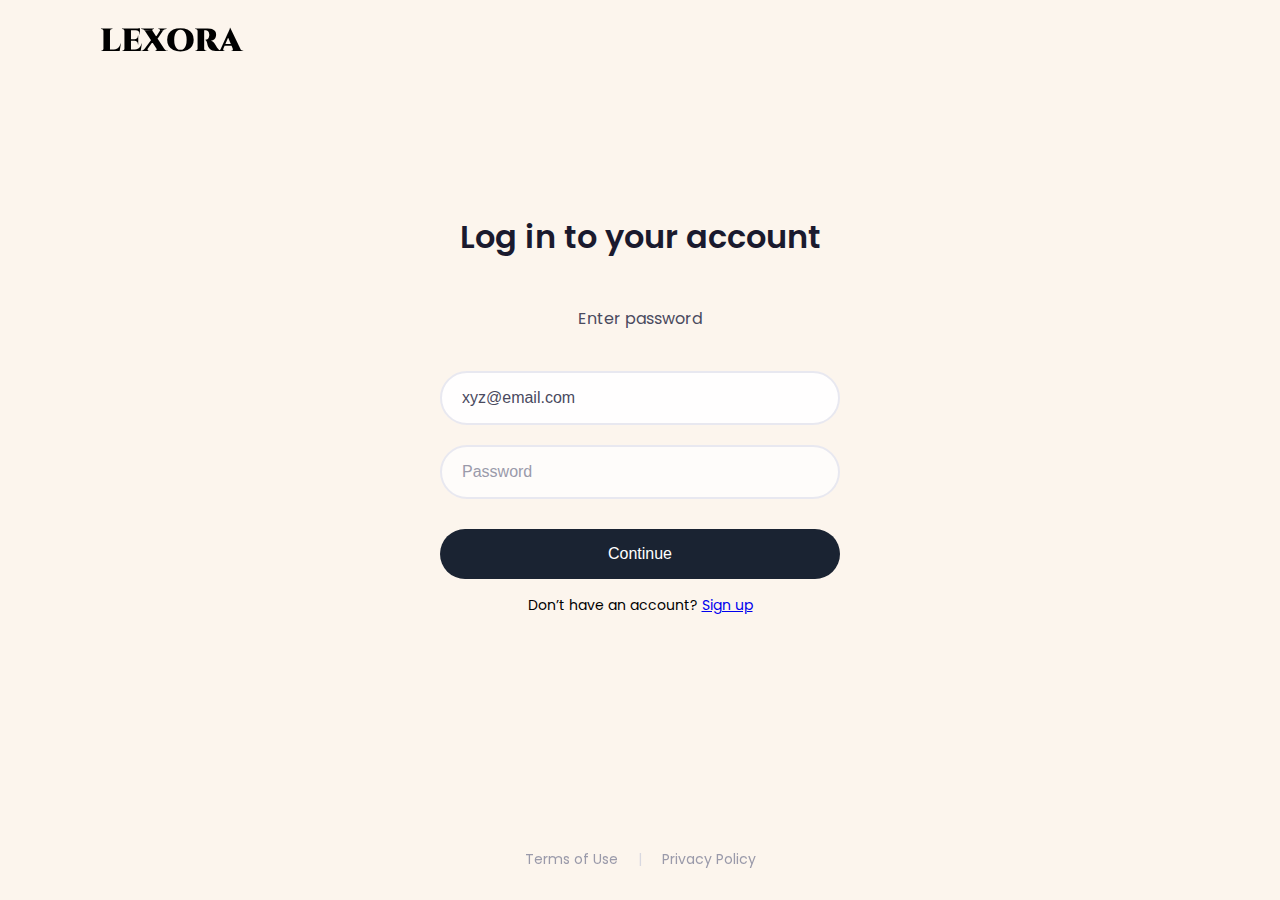
<file: src/static/login.html>
<!DOCTYPE html>
<html lang="en">
<head>
    <meta charset="UTF-8">
    <meta name="viewport" content="width=device-width, initial-scale=1.0">
    <link href="https://fonts.googleapis.com/css2?family=Poppins:wght@400;500;600;700&display=swap" rel="stylesheet">
    <link href="https://fonts.googleapis.com/css2?family=Cinzel:wght@400;600;700&display=swap" rel="stylesheet">



    <title>Lexora - Login</title>
    <link rel="stylesheet" href="login_styles.css">
</head>
<body>

    <header>
        <nav class="head_container">
            <div>
                <a href="index.html"><strong>LEXORA</strong></a>
            </div>
        </nav>
    </header>
    <div class="container">

        <h1>Log in to your account</h1>

        <p class="subtitle">Enter password</p>

        <form class="form-container">
            <div class="input-group">
                <input
                    type="email"
                    placeholder="xyz@email.com"
                    value="xyz@email.com"
                    required
                >
            </div>

            <div class="input-group">
                <input
                    type="password"
                    placeholder="Password"
                    required
                >
            </div>

            <button type="submit" class="continue-btn">Continue</button>
        </form>
        <div class="no-acc">Don’t have an account? <a href="signup.html">Sign up</a></div>
    </div>

    <div class="footer-links">
        <a href="#">Terms of Use</a>
        <span>|</span>
        <a href="#">Privacy Policy</a>
    </div>
</body>
</html>
</file>
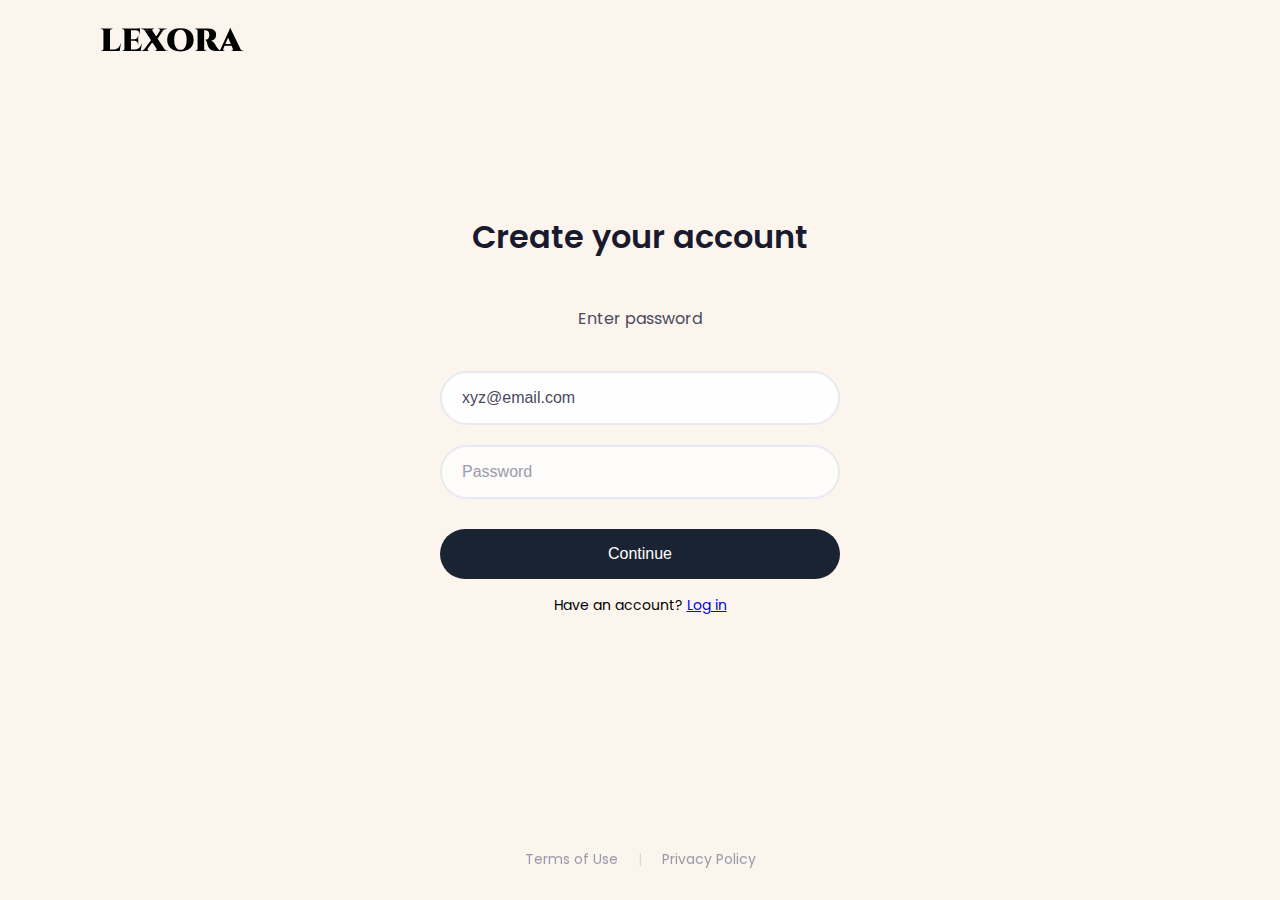
<file: src/static/signup.html>
<!DOCTYPE html>
<html lang="en">
<head>
    <meta charset="UTF-8">
    <meta name="viewport" content="width=device-width, initial-scale=1.0">
    <link href="https://fonts.googleapis.com/css2?family=Poppins:wght@400;500;600;700&display=swap" rel="stylesheet">
    <link href="https://fonts.googleapis.com/css2?family=Cinzel:wght@400;600;700&display=swap" rel="stylesheet">



    <title>Lexora - Login</title>
    <link rel="stylesheet" href="signup_styles.css">
</head>
<body>

    <header>
        <nav class="head_container">
            <div>
                <a href="index.html"><strong>LEXORA</strong></a>
            </div>
        </nav>
    </header>
    <div class="container">

        <h1>Create your account</h1>

        <p class="subtitle">Enter password</p>

        <form class="form-container">
            <div class="input-group">
                <input
                    type="email"
                    placeholder="xyz@email.com"
                    value="xyz@email.com"
                    required
                >
            </div>

            <div class="input-group">
                <input
                    type="password"
                    placeholder="Password"
                    required
                >
            </div>

            <button type="submit" class="continue-btn">Continue</button>
        </form>
        <div class="have-acc">Have an account? <a href="login.html">Log in</a></div>
    </div>

    <div class="footer-links">
        <a href="#">Terms of Use</a>
        <span>|</span>
        <a href="#">Privacy Policy</a>
    </div>
</body>
</html>
</file>
<file: src/static/login_styles.css>
/* Reset and Base Styles */
* {
    margin: 0;
    padding: 0;
    box-sizing: border-box;
}
.head_container a {
    text-decoration: none;
    color: inherit;
}
.head_container{
      font-family: 'Cinzel', serif;
      font-size: 32px;
      font-weight: 600;
      position: fixed;
      top: 0;
      left: 0;
      width: 100%;
      backdrop-filter: blur(10px); /* elegant glass effect */
      z-index: 1000;
      padding: 20px 0px 0px 100px;

      transition: all 0.3s ease-in-out;
      background: transparent;
}

body {
    font-family: -apple-system, BlinkMacSystemFont, 'Poppins', Roboto, Oxygen, Ubuntu, Cantarell, sans-serif;
    background: #FCF5ED;
    min-height: 100vh;
    display: flex;
    flex-direction: column;
    align-items: center;
    justify-content: center;
    padding: 20px;
}

/* Container */
.container {
    width: 100%;
    max-width: 400px;
    margin-bottom: 50px;
    text-align: center;
    animation: fadeIn 0.6s ease-out;
}

/* Logo */
.logo {
    font-size: 32px;
    font-weight: 600;
    letter-spacing: 2px;
    color: #1a1a2e;
    margin-bottom: 60px;
    text-transform: uppercase;
}

/* Heading */
h1 {
    font-size: 32px;
    font-weight: 600;
    color: #1a1a2e;
    margin-bottom: 50px;
    line-height: 1.2;
}

/* Subtitle */
.subtitle {
    font-size: 16px;
    color: #4a4a5e;
    margin-bottom: 40px;
}

/* Form Container */
.form-container {
    width: 100%;
}

/* Input Group */
.input-group {
    margin-bottom: 20px;
}

/* Input Fields */
input {
    width: 100%;
    padding: 16px 20px;
    border: 2px solid #e8e8f0;
    border-radius: 50px;
    font-size: 16px;
    background-color: rgba(255, 255, 255, 0.7);
    transition: all 0.3s ease;
    outline: none;
}

.no-acc {
    padding: 16px;
    font-size: 14px;

}

input::placeholder {
    color: #9a9aaa;
}

input:focus {
    border-color: #d8b8b8;
    background-color: rgba(255, 255, 255, 0.9);
}

input[type="email"] {
    background-color: rgba(255, 255, 255, 0.9);
    color: #4a4a5e;
}

/* Continue Button */
.continue-btn {
    width: 100%;
    padding: 16px 20px;
    background-color: #1a2332;
    color: white;
    border: none;
    border-radius: 50px;
    font-size: 16px;
    font-weight: 500;
    cursor: pointer;
    transition: all 0.3s ease;
    margin-top: 10px;
}

.continue-btn:hover {
    background-color: #0f1720;
    transform: translateY(-2px);
    box-shadow: 0 5px 20px rgba(26, 35, 50, 0.3);
}

.continue-btn:active {
    transform: translateY(0);
}

/* Footer Links */
.footer-links {
    position: fixed;
    bottom: 30px;
    left: 50%;
    transform: translateX(-50%);
    display: flex;
    gap: 20px;
    font-size: 14px;
}

.footer-links a {
    color: #9a9aaa;
    text-decoration: none;
    transition: color 0.3s ease;
}

.footer-links a:hover {
    color: #4a4a5e;
}

.footer-links span {
    color: #d8d8e0;
}

/* Animations */
@keyframes fadeIn {
    from {
        opacity: 0;
        transform: translateY(20px);
    }
    to {
        opacity: 1;
        transform: translateY(0);
    }
}

/* Responsive Design - Tablet */
@media (max-width: 768px) {
    .container {
        max-width: 350px;
    }

    h1 {
        font-size: 28px;
    }
}

/* Responsive Design - Mobile */
@media (max-width: 480px) {
    .logo {
        font-size: 28px;
        margin-bottom: 40px;
    }

    h1 {
        font-size: 26px;
        margin-bottom: 35px;
    }

    .subtitle {
        font-size: 16px;
        margin-bottom: 30px;
    }

    input, .continue-btn {
        padding: 14px 18px;
        font-size: 15px;
    }

    .footer-links {
        font-size: 12px;
        bottom: 20px;
    }
}

/* Small Mobile Devices */
@media (max-width: 320px) {
    .container {
        max-width: 290px;
    }

    .logo {
        font-size: 24px;
    }

    h1 {
        font-size: 22px;
    }

    .subtitle {
        font-size: 14px;
    }

    input, .continue-btn {
        padding: 12px 16px;
        font-size: 14px;
    }
}
</file>
<file: src/static/signup_styles.css>
/* Reset and Base Styles */
* {
    margin: 0;
    padding: 0;
    box-sizing: border-box;
}
.head_container a {
    text-decoration: none;
    color: inherit;
}

.head_container{
      font-family: 'Cinzel', serif;
      font-size: 32px;
      font-weight: 600;
      position: fixed;
      top: 0;
      left: 0;
      width: 100%;
      backdrop-filter: blur(10px); /* elegant glass effect */
      z-index: 1000;
      padding: 20px 0px 0px 100px;

      transition: all 0.3s ease-in-out;
      background: transparent;
}

body {
    font-family: -apple-system, BlinkMacSystemFont, 'Poppins', Roboto, Oxygen, Ubuntu, Cantarell, sans-serif;
    background: #FCF5ED;
    min-height: 100vh;
    display: flex;
    flex-direction: column;
    align-items: center;
    justify-content: center;
    padding: 20px;
}

/* Container */
.container {
    width: 100%;
    max-width: 400px;
    margin-bottom: 50px;
    text-align: center;
    animation: fadeIn 0.6s ease-out;
}

/* Logo */
.logo {
    font-size: 32px;
    font-weight: 600;
    letter-spacing: 2px;
    color: #1a1a2e;
    margin-bottom: 60px;
    text-transform: uppercase;
}

/* Heading */
h1 {
    font-size: 32px;
    font-weight: 600;
    color: #1a1a2e;
    margin-bottom: 50px;
    line-height: 1.2;
}

/* Subtitle */
.subtitle {
    font-size: 16px;
    color: #4a4a5e;
    margin-bottom: 40px;
}

/* Form Container */
.form-container {
    width: 100%;
}

/* Input Group */
.input-group {
    margin-bottom: 20px;
}

/* Input Fields */
input {
    width: 100%;
    padding: 16px 20px;
    border: 2px solid #e8e8f0;
    border-radius: 50px;
    font-size: 16px;
    background-color: rgba(255, 255, 255, 0.7);
    transition: all 0.3s ease;
    outline: none;
}

input::placeholder {
    color: #9a9aaa;
}

input:focus {
    border-color: #d8b8b8;
    background-color: rgba(255, 255, 255, 0.9);
}

input[type="email"] {
    background-color: rgba(255, 255, 255, 0.9);
    color: #4a4a5e;
}

.have-acc {
    padding: 16px;
    font-size: 14px;

}

/* Continue Button */
.continue-btn {
    width: 100%;
    padding: 16px 20px;
    background-color: #1a2332;
    color: white;
    border: none;
    border-radius: 50px;
    font-size: 16px;
    font-weight: 500;
    cursor: pointer;
    transition: all 0.3s ease;
    margin-top: 10px;
}

.continue-btn:hover {
    background-color: #0f1720;
    transform: translateY(-2px);
    box-shadow: 0 5px 20px rgba(26, 35, 50, 0.3);
}

.continue-btn:active {
    transform: translateY(0);
}

/* Footer Links */
.footer-links {
    position: fixed;
    bottom: 30px;
    left: 50%;
    transform: translateX(-50%);
    display: flex;
    gap: 20px;
    font-size: 14px;
}

.footer-links a {
    color: #9a9aaa;
    text-decoration: none;
    transition: color 0.3s ease;
}

.footer-links a:hover {
    color: #4a4a5e;
}

.footer-links span {
    color: #d8d8e0;
}

/* Animations */
@keyframes fadeIn {
    from {
        opacity: 0;
        transform: translateY(20px);
    }
    to {
        opacity: 1;
        transform: translateY(0);
    }
}

/* Responsive Design - Tablet */
@media (max-width: 768px) {
    .container {
        max-width: 350px;
    }

    h1 {
        font-size: 28px;
    }
}

/* Responsive Design - Mobile */
@media (max-width: 480px) {
    .logo {
        font-size: 28px;
        margin-bottom: 40px;
    }

    h1 {
        font-size: 26px;
        margin-bottom: 35px;
    }

    .subtitle {
        font-size: 16px;
        margin-bottom: 30px;
    }

    input, .continue-btn {
        padding: 14px 18px;
        font-size: 15px;
    }

    .footer-links {
        font-size: 12px;
        bottom: 20px;
    }
}

/* Small Mobile Devices */
@media (max-width: 320px) {
    .container {
        max-width: 290px;
    }

    .logo {
        font-size: 24px;
    }

    h1 {
        font-size: 22px;
    }

    .subtitle {
        font-size: 14px;
    }

    input, .continue-btn {
        padding: 12px 16px;
        font-size: 14px;
    }
}
</file>
